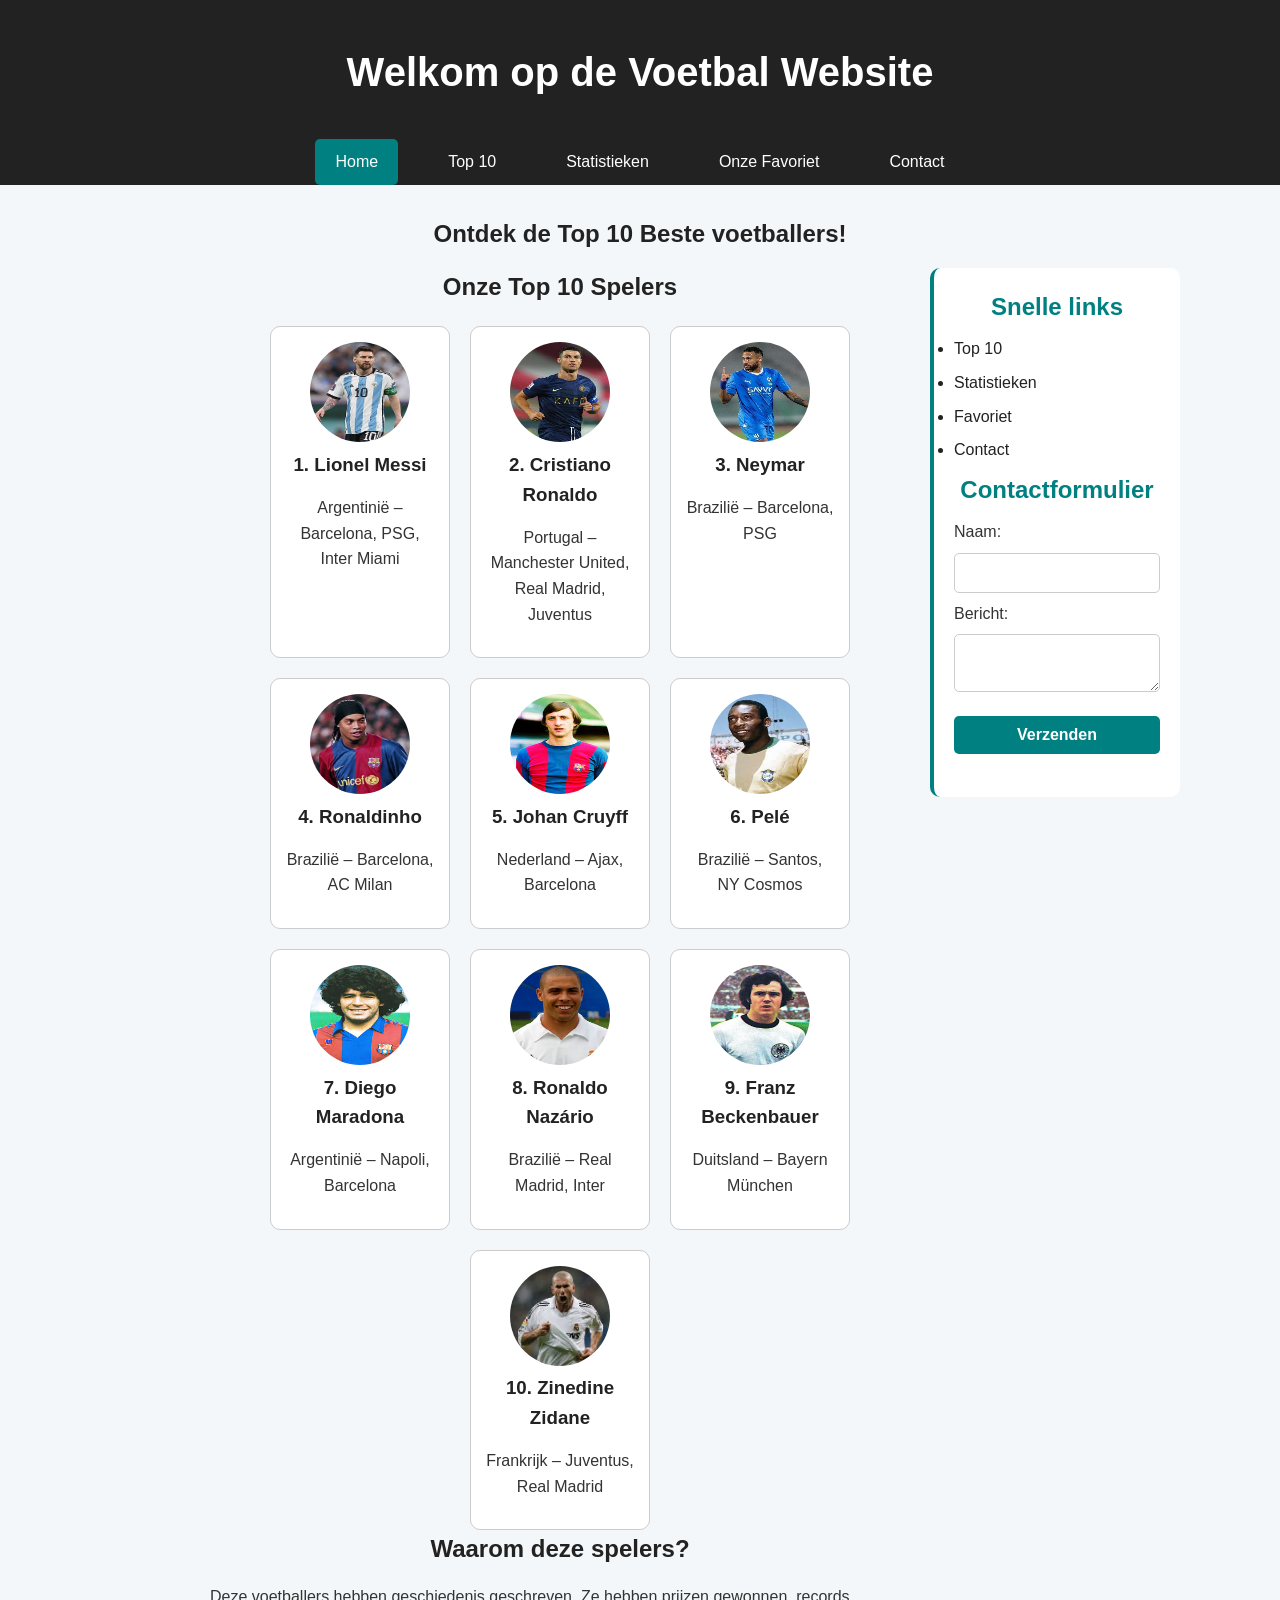
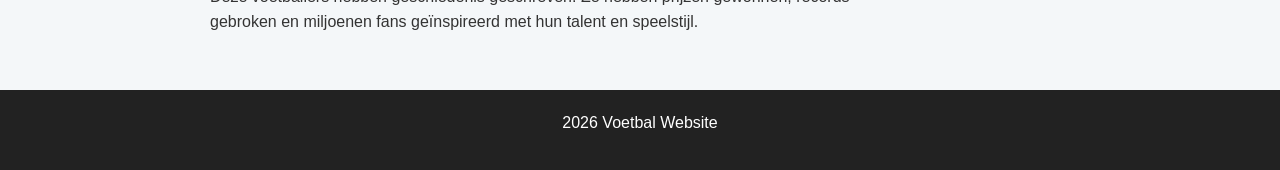
<file: index.html>
<!DOCTYPE html>

<html lang="nl">
<head>
    <meta charset="UTF-8">
    <meta name="viewport" content="width=device-width, initial-scale=1.0">
    <title>Top 10 Beste voetballers - Home</title>
<link rel="stylesheet" href="style.css">
</head>
<body>

<header>
    <h1>Welkom op de Voetbal Website</h1>
</header>

<nav>
    <ul>
        <li><a href="index.html" class="active">Home</a></li>
        <li><a href="top10.html">Top 10</a></li>
        <li><a href="statistieken.html">Statistieken</a></li>
        <li><a href="favoriet.html">Onze Favoriet</a></li>
        <li><a href="contact.html">Contact</a></li>
    </ul>
</nav>

<section class="hero">
    <h2>Ontdek de Top 10 Beste voetballers!</h2>
</section>

<div class="container">
    <main>


    <section>
        <h2>Onze Top 10 Spelers</h2>

        <div class="card-container">
            <div class="card">
                <img src="images/messi.jpg" alt="Lionel Messi">
                <h3>1. Lionel Messi</h3>
                <p>Argentinië – Barcelona, PSG, Inter Miami</p>
            </div>

            <div class="card">
                <img src="images/Ronaldo.jpg" alt="Cristiano Ronaldo">
                <h3>2. Cristiano Ronaldo</h3>
                <p>Portugal – Manchester United, Real Madrid, Juventus</p>
            </div>

            <div class="card">
                <img src="images/neymar.jpg" alt="Neymar">
                <h3>3. Neymar</h3>
                <p>Brazilië – Barcelona, PSG</p>
            </div>

            <div class="card">
                <img src="images/ronaldinho.jpg" alt="Ronaldinho">
                <h3>4. Ronaldinho</h3>
                <p>Brazilië – Barcelona, AC Milan</p>
            </div>

            <div class="card">
                <img src="images/cruyff.jpg" alt="Johan Cruyff">
                <h3>5. Johan Cruyff</h3>
                <p>Nederland – Ajax, Barcelona</p>
            </div>

            <div class="card">
                <img src="images/pele.jpg" alt="Pelé">
                <h3>6. Pelé</h3>
                <p>Brazilië – Santos, NY Cosmos</p>
            </div>

            <div class="card">
                <img src="images/maradona.jpg" alt="Maradona">
                <h3>7. Diego Maradona</h3>
                <p>Argentinië – Napoli, Barcelona</p>
            </div>

            <div class="card">
                <img src="images/ronaldo_nazario.jpg" alt="Ronaldo Nazário">
                <h3>8. Ronaldo Nazário</h3>
                <p>Brazilië – Real Madrid, Inter</p>
            </div>

            <div class="card">
                <img src="images/beckenbauer.jpg" alt="Beckenbauer">
                <h3>9. Franz Beckenbauer</h3>
                <p>Duitsland – Bayern München</p>
            </div>

            <div class="card">
                <img src="images/zidane.jpg" alt="Zidane">
                <h3>10. Zinedine Zidane</h3>
                <p>Frankrijk – Juventus, Real Madrid</p>
            </div>
        </div>
    </section>

    <section>
        <h2>Waarom deze spelers?</h2>
        <p>
            Deze voetballers hebben geschiedenis geschreven. Ze hebben prijzen gewonnen,
            records gebroken en miljoenen fans geïnspireerd met hun talent en speelstijl.
        </p>
    </section>

</main>

<aside>
    <h2>Snelle links</h2>
    <ul>
        <li><a href="top10.html">Top 10</a></li>
        <li><a href="statistieken.html">Statistieken</a></li>
        <li><a href="favoriet.html">Favoriet</a></li>
        <li><a href="contact.html">Contact</a></li>
    </ul>

    <h2>Contactformulier</h2>

    <form onsubmit="toonBericht(event)">
        <label>Naam:</label>
        <input type="text" id="naam" required>

        <label>Bericht:</label>
        <textarea id="bericht" required></textarea>

        <input type="submit" value="Verzenden">
    </form>

    <p id="melding"></p>
</aside>

</div>

<footer>
    <p> 2026 Voetbal Website</p>
</footer>

<script src="script.js"></script>

</body>
</html>
</file>
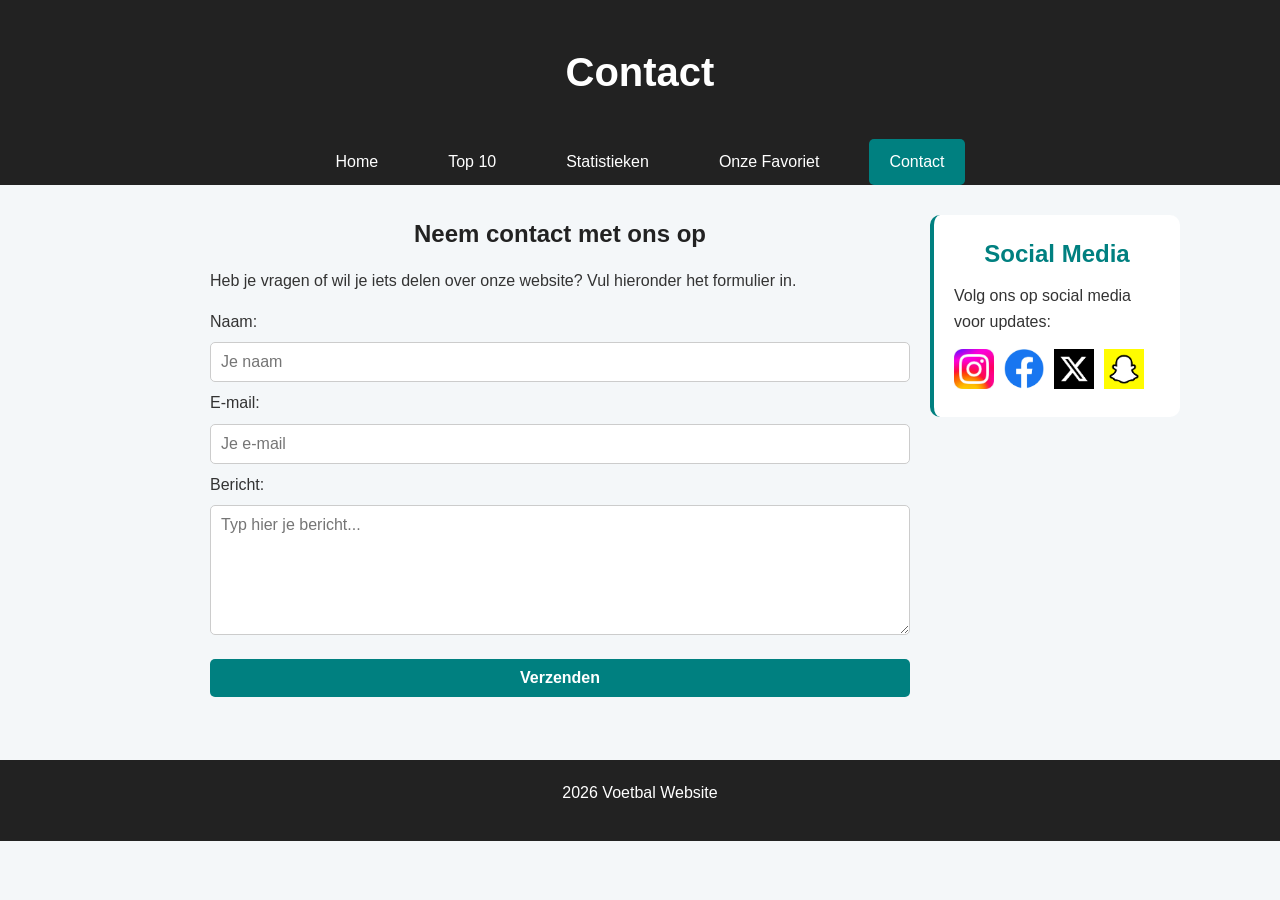
<file: contact.html>
<!DOCTYPE html>
<html lang="nl">
<head>
    <meta charset="UTF-8">
    <meta name="viewport" content="width=device-width, initial-scale=1.0">
    <title>Contact</title>

    <link rel="stylesheet" href="style.css">
</head>
<body>

<header>
    <h1>Contact</h1>
</header>

<nav>
    <ul>
        <li><a href="index.html">Home</a></li>
        <li><a href="top10.html">Top 10</a></li>
        <li><a href="statistieken.html">Statistieken</a></li>
        <li><a href="favoriet.html">Onze Favoriet</a></li>
        <li><a href="contact.html" class="active">Contact</a></li>
    </ul>
</nav>

<div class="container">
    <main>
        <h2>Neem contact met ons op</h2>
        <p>Heb je vragen of wil je iets delen over onze website? Vul hieronder het formulier in.</p>
        
        <!-- FORM -->
        <form onsubmit="verzendBericht(event)">
            <label for="naam">Naam:</label>
            <input type="text" id="naam" name="naam" placeholder="Je naam" required>

            <label for="email">E-mail:</label>
            <input type="email" id="email" name="email" placeholder="Je e-mail" required>

            <label for="bericht">Bericht:</label>
            <textarea id="bericht" name="bericht" rows="6" placeholder="Typ hier je bericht..." required></textarea>

            <input type="submit" value="Verzenden">
        </form>

        <p id="bevestiging"></p>
    </main>

    <aside>
        <h2>Social Media</h2>
        <p>Volg ons op social media voor updates:</p>
        <div class="social-links">
            <a href="https://www.instagram.com/" target="_blank">
                <img src="images/instagram.png" alt="Instagram">
            </a>
            <a href="https://www.facebook.com/" target="_blank">
                <img src="images/facebook.png" alt="Facebook">
            </a>
            <a href="https://twitter.com/" target="_blank">
                <img src="images/twitter.png" alt="Twitter">
            </a>
            <a href="https://www.snapchat.com/" target="_blank">
                <img src="images/snapchat.png" alt="Snapchat">
            </a>
        </div>
    </aside>
</div>

<footer>
    <p>2026 Voetbal Website</p>
</footer>

<!-- EXTERN SCRIPT -->
<script src="script.js"></script>

</body>
</html>
</file>
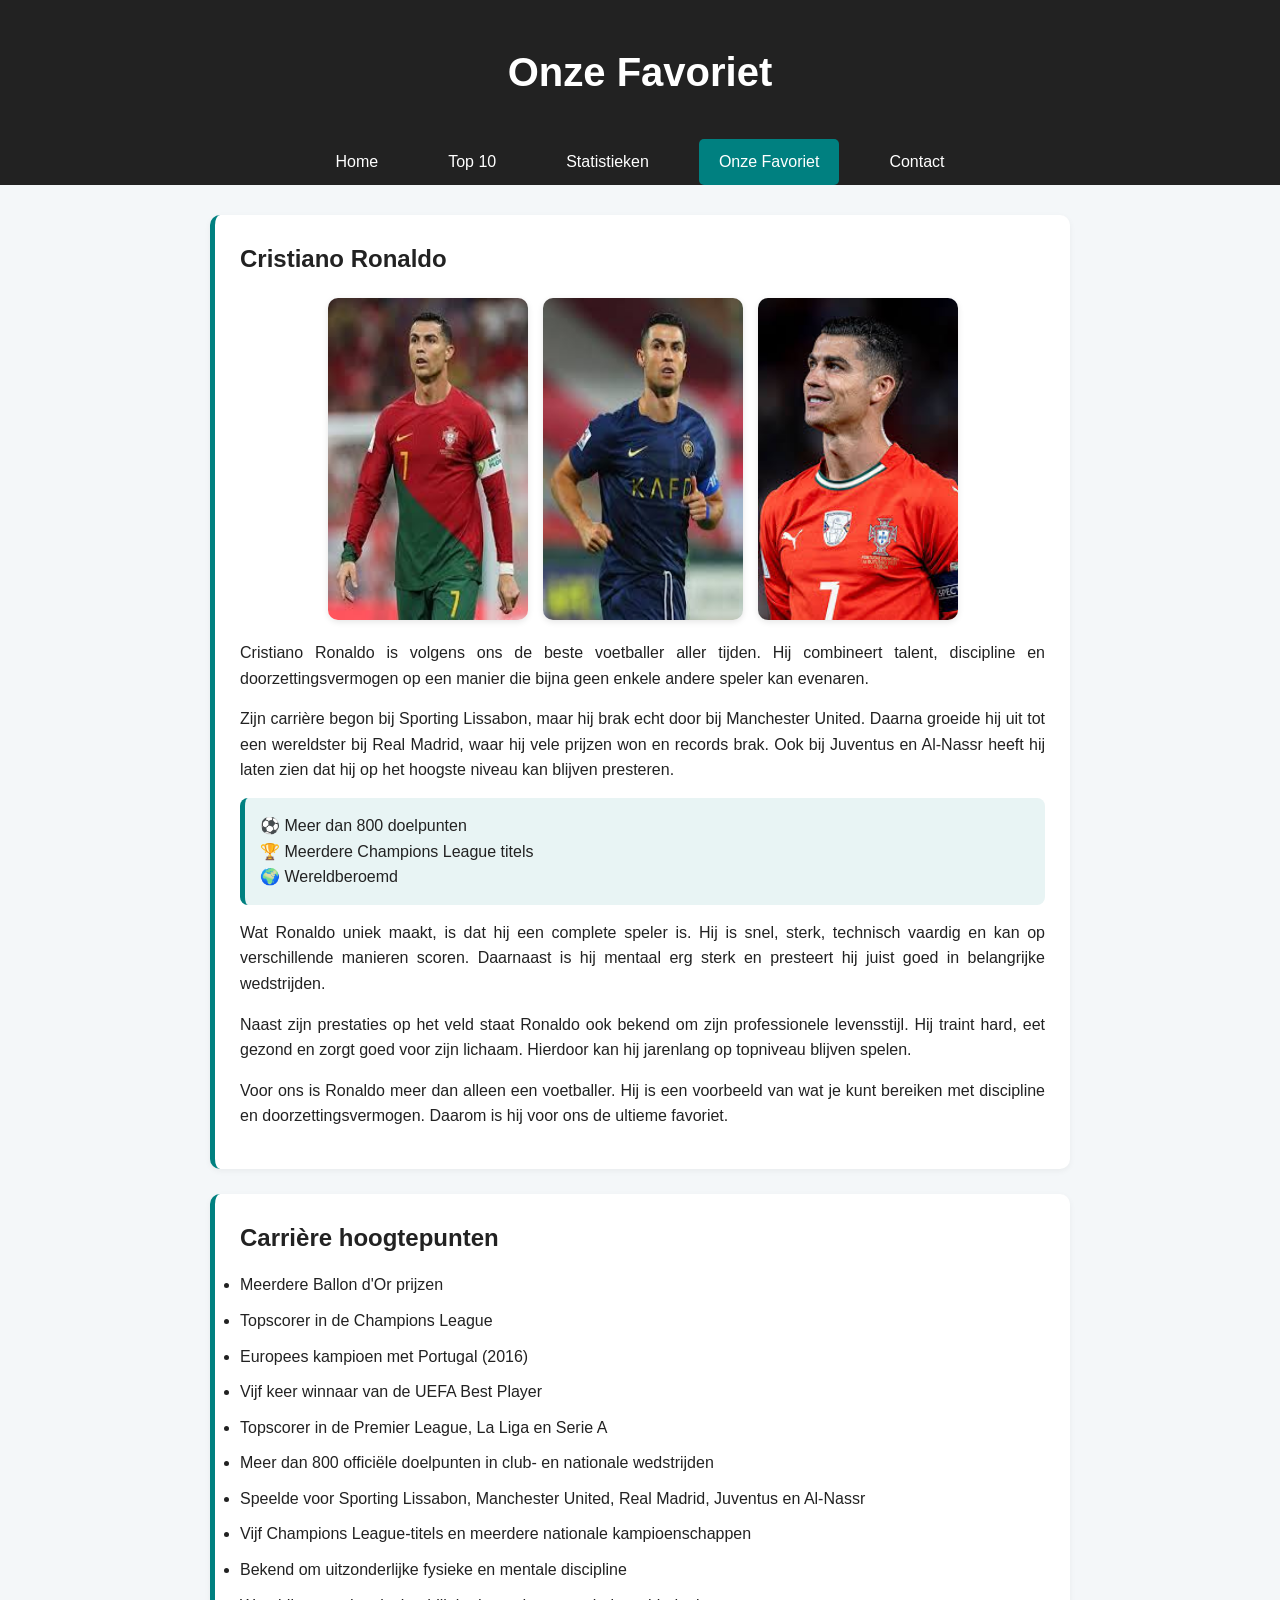
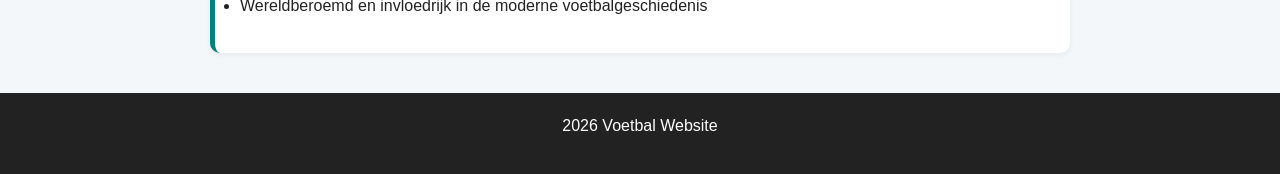
<file: favoriet.html>
<!DOCTYPE html>
<html lang="nl">
<head>
<meta charset="UTF-8">
<meta name="viewport" content="width=device-width, initial-scale=1.0">
<title>Onze Favoriet</title>

<style>
/* ALGEMEEN */
* { box-sizing: border-box; margin: 0; padding: 0; }
body {
    font-family: "Segoe UI", Tahoma, Geneva, Verdana, sans-serif;
    background-color: #f4f7f9;
    color: #333;
    line-height: 1.6;
}
h1, h2, h3 {
    font-weight: 600;
    color: #fff;
    margin-bottom: 15px;
}
p { margin-bottom: 15px; }
a { text-decoration: none; }

/* HEADER */
header {
    background-color: #222;
    color: white;
    text-align: center;
    padding: 40px 20px 20px 20px;
    
}
header h1 { font-size: 2.5rem; }

/* NAV */
nav ul {
    display: flex;
    justify-content: center;
    background-color: #222;
    list-style: none;
    margin-bottom: 30px;
}
nav ul li { margin: 0 15px; }
nav ul li a {
    color: white;
    padding: 10px 20px;
    display: block;
    border-radius: 5px;
    font-weight: 500;
}
nav ul li a.active,
nav ul li a:hover { background-color: #008080; }

/* CONTAINER */
.container {
    max-width: 900px;
    margin: auto;
    padding: 0 20px;
}

/* FAVORIET SECTION */
.favoriet-kaart {
    background-color: white;
    border-radius: 10px;
    padding: 25px;
    border-left: 5px solid #008080;
    box-shadow: 0 2px 6px rgba(0,0,0,0.05);
    margin-bottom: 25px;
    text-align: justify;
    color: #222;
}

/* GALERIJ FIX: Perfecte maat */
.galerij {
    display: flex;
    flex-wrap: wrap;
    gap: 15px;
    margin: 20px 0;
    justify-content: center;
}
.galerij img {
    width: 100%;
    max-width: 200px; /* goed gebalanceerd */
    height: auto;
    border-radius: 10px;
    box-shadow: 0 2px 6px rgba(0,0,0,0.1);
    transition: transform 0.3s;
}
.galerij img:hover {
    transform: scale(1.05);
}

/* EXTRA INFO / HIGHLIGHT */
.highlight {
    background-color: #e8f4f4;
    padding: 15px;
    border-left: 5px solid #008080;
    border-radius: 8px;
    margin: 15px 0;
}
ul li { margin-bottom: 10px; color: #222; }

/* FOOTER */
footer {
    background-color: #222;
    color: white;
    text-align: center;
    padding: 20px;
    margin-top: 40px;
}

/* RESPONSIVE */
@media (max-width: 900px) {
    .galerij img { max-width: 45%; }
}
@media (max-width: 600px) {
    .galerij img { max-width: 100%; }
    header h1 { font-size: 2rem; }
}
</style>

</head>
<body>

<header>
    <h1>Onze Favoriet</h1>
</header>

<nav>
    <ul>
        <li><a href="index.html">Home</a></li>
        <li><a href="top10.html">Top 10</a></li>
        <li><a href="statistieken.html">Statistieken</a></li>
        <li><a href="favoriet.html" class="active">Onze Favoriet</a></li>
        <li><a href="contact.html">Contact</a></li>
    </ul>
</nav>

<div class="container">

    <main>

        <section class="favoriet-kaart">
            <h2 style="color:#222;">Cristiano Ronaldo</h2>

            <div class="galerij">
                <img src="images/ronaldo1.jpg" alt="Cristiano Ronaldo">
                <img src="images/ronaldo2.jpg" alt="Cristiano Ronaldo">
                <img src="images/ronaldo3.jpg" alt="Cristiano Ronaldo">
            </div>

            <p>
                Cristiano Ronaldo is volgens ons de beste voetballer aller tijden.
                Hij combineert talent, discipline en doorzettingsvermogen op een manier
                die bijna geen enkele andere speler kan evenaren.
            </p>

            <p>
                Zijn carrière begon bij Sporting Lissabon, maar hij brak echt door bij
                Manchester United. Daarna groeide hij uit tot een wereldster bij Real Madrid,
                waar hij vele prijzen won en records brak. Ook bij Juventus en Al-Nassr
                heeft hij laten zien dat hij op het hoogste niveau kan blijven presteren.
            </p>

            <div class="highlight">
                ⚽ Meer dan 800 doelpunten<br>
                🏆 Meerdere Champions League titels<br>
                🌍 Wereldberoemd
            </div>

            <p>
                Wat Ronaldo uniek maakt, is dat hij een complete speler is. Hij is snel,
                sterk, technisch vaardig en kan op verschillende manieren scoren.
                Daarnaast is hij mentaal erg sterk en presteert hij juist goed in belangrijke wedstrijden.
            </p>

            <p>
                Naast zijn prestaties op het veld staat Ronaldo ook bekend om zijn
                professionele levensstijl. Hij traint hard, eet gezond en zorgt goed
                voor zijn lichaam. Hierdoor kan hij jarenlang op topniveau blijven spelen.
            </p>

            <p>
                Voor ons is Ronaldo meer dan alleen een voetballer. Hij is een voorbeeld
                van wat je kunt bereiken met discipline en doorzettingsvermogen.
                Daarom is hij voor ons de ultieme favoriet.
            </p>

        </section>

        <section class="favoriet-kaart">
            <h2 style="color:#222;">Carrière hoogtepunten</h2>

            <ul>
                <li>Meerdere Ballon d'Or prijzen</li>
                <li>Topscorer in de Champions League</li>
                <li>Europees kampioen met Portugal (2016)</li>
                <li>Vijf keer winnaar van de UEFA Best Player</li>
                <li>Topscorer in de Premier League, La Liga en Serie A</li>
                <li>Meer dan 800 officiële doelpunten in club- en nationale wedstrijden</li>
                <li>Speelde voor Sporting Lissabon, Manchester United, Real Madrid, Juventus en Al-Nassr</li>
                <li>Vijf Champions League-titels en meerdere nationale kampioenschappen</li>
                <li>Bekend om uitzonderlijke fysieke en mentale discipline</li>
                <li>Wereldberoemd en invloedrijk in de moderne voetbalgeschiedenis</li>
            </ul>
        </section>

    </main>

</div>

<footer>
    <p>2026 Voetbal Website</p>
</footer>

</body>
</html>
</file>
<file: style.css>
/* ALGEMEEN */
* {
    box-sizing: border-box;
}

html {
    scroll-behavior: smooth;
}

body {
    font-family: 'Segoe UI', Tahoma, Geneva, Verdana, sans-serif;
    margin: 0;
    background-color: #ffffff;
    color: #222;
    line-height: 1.6;
}

input, textarea, button {
    font-family: inherit;
    font-size: 1rem;
}

h1, h2, h3 {
    font-weight: 600;
    text-align: center;
    margin-bottom: 15px;
}

p {
    margin-bottom: 15px;
}

a {
    text-decoration: none;
    color: inherit;
}

/* HEADER */
header {
    background-color: #222;
    color: white;
    padding: 25px;
}

/* NAV */
nav ul {
    display: flex;
    justify-content: center;
    background-color: #444;
    list-style: none;
    margin: 0;
    padding: 0;
}

nav ul li {
    margin: 0 5px;
}

nav a {
    padding: 15px 25px;
    color: white;
    display: block;
    font-weight: bold;
    border-radius: 5px;
    transition: 0.3s;
}

nav a:hover,
nav a.active {
    background-color: #008080;
}

/* LAYOUT */
.container {
    display: flex;
    gap: 20px;
    max-width: 1100px;
    margin: 40px auto;
    padding: 0 20px;
}

main {
    flex: 3;
}

aside {
    flex: 1;
    background-color: #f0f0f0;
    padding: 20px;
    border-radius: 10px;
}

/* CARDS */
.card-container {
    display: flex;
    flex-wrap: wrap;
    gap: 20px;
    justify-content: center;
    margin-top: 20px;
}

.card {
    background-color: white;
    padding: 15px;
    border-radius: 10px;
    border: 1px solid #ccc;
    text-align: center;
    width: 180px;
    transition: 0.3s;
}

.card:hover {
    transform: translateY(-5px);
}

.card img {
    width: 100px;
    height: 100px;
    border-radius: 50%;
}

/* ⭐ NIEUW: SPELER BLOKKEN (TOP10 PAGINA) */
.speler {
    background-color: #f2f2f2;
    border-radius: 12px;
    padding: 20px;
    margin-bottom: 25px;
    border-left: 6px solid #008080;
    box-shadow: 0 3px 8px rgba(0,0,0,0.1);
    text-align: left;
}

.speler-foto {
    width: 100%;
    max-width: 200px;
    display: block;
    margin: 10px auto 15px auto;
    border-radius: 10px;
}

/* STATS */
.stats {
    display: flex;
    flex-wrap: wrap;
    gap: 15px;
    margin-top: 15px;
}

.stat {
    flex: 1;
    min-width: 150px;
    background: #f9f9f9;
    padding: 15px;
    border-radius: 8px;
    text-align: center;
}

/* FORM */
form input,
form textarea {
    width: 100%;
    padding: 10px;
    margin: 8px 0;
    border-radius: 5px;
    border: 1px solid #ccc;
}

form input[type="submit"] {
    background-color: #008080;
    color: white;
    font-weight: bold;
    cursor: pointer;
    border: none;
}

form input[type="submit"]:hover {
    background-color: #005f5f;
}

/* BUTTONS */
button {
    padding: 10px 15px;
    border-radius: 5px;
    border: none;
    background-color: #008080;
    color: white;
    cursor: pointer;
}

button:hover {
    background-color: #005f5f;
}

/* SOCIALS */
.social-links {
    display: flex;
    gap: 10px;
}

.social-links img {
    width: 40px;
}

/* GALERIJ */
.galerij {
    display: flex;
    flex-wrap: wrap;
    gap: 20px;
    margin: 20px 0;
    justify-content: center;
}

.galerij img {
    width: 100%;
    max-width: 300px;
    border-radius: 10px;
    box-shadow: 0 2px 6px rgba(0,0,0,0.1);
    transition: transform 0.3s;
}

.galerij img:hover {
    transform: scale(1.05);
}

/* FAVORIET */
.favoriet-kaart {
    background-color: white;
    border-radius: 10px;
    padding: 25px;
    border-left: 5px solid #008080;
    box-shadow: 0 2px 6px rgba(0,0,0,0.05);
    margin-bottom: 25px;
    text-align: justify;
}

/* EXTRA INFO */
.highlight {
    background-color: #e8f4f4;
    padding: 15px;
    border-left: 5px solid #008080;
    border-radius: 8px;
    margin: 15px 0;
}

ul li {
    margin-bottom: 10px;
}

/* FOOTER */
footer {
    background-color: #222;
    color: white;
    text-align: center;
    padding: 20px;
}

/* RESPONSIVE */
@media (max-width: 900px) {
    .container {
        flex-direction: column;
    }
}

@media (max-width: 600px) {
    .galerij img {
        max-width: 100%;
    }

    header h1 {
        font-size: 2rem;
    }
}
* { box-sizing: border-box; }
body {
    font-family: Arial, sans-serif;
    background-color: #f8f8f8;
    color: #333;
    margin: 0;
    padding: 0;
}
header, footer {
    background-color: #222;
    color: white;
    text-align: center;
    padding: 20px;
}
nav ul {
    display: flex;
    justify-content: center;
    background-color: #333;
    margin: 0;
    padding: 0;
    list-style: none;
}
nav ul li { margin: 0 15px; }
nav ul li a {
    color: white;
    text-decoration: none;
    font-weight: bold;
    padding: 10px 15px;
    display: block;
    border-radius: 5px;
}
nav ul li a.active { background-color: #008080; }

.container {
    display: flex;
    max-width: 1200px;
    margin: 30px auto;
    gap: 20px;
    padding: 0 10px;
    flex-wrap: nowrap;
}
main {
    flex: 3;
    min-width: 700px;
}
aside {
    flex: 1;
    min-width: 250px;
    background-color: white;
    padding: 20px;
    border-radius: 10px;
    height: fit-content;
    border-left: 4px solid #008080;
}
aside h2 { color: #008080; margin-bottom: 10px; }
aside ul li { margin-bottom: 8px; }

.statistieken-kaart {
    background-color: white;
    padding: 20px;
    border-radius: 12px;
    border: 1px solid #ccc;
}
table {
    width: 100%;
    border-collapse: collapse;
    margin-top: 20px;
    font-size: 0.95rem;
}
th, td {
    border: 1px solid #ccc;
    padding: 10px;
    text-align: center;
    vertical-align: middle;
}
th { background-color: #555; color: white; }
tr:nth-child(even) { background-color: #f2f2f2; }
tr:hover { background-color: #e0f7f7; }

.player-photo { width: 50px; height: 50px; object-fit: cover; border-radius: 50%; }
.club-logo { width: 30px; height: 30px; object-fit: contain; margin: 0 2px; vertical-align: middle; }

.highlight {
    background-color: #e8f4f4;
    padding: 15px;
    margin-top: 20px;
    border-radius: 10px;
    border-left: 4px solid #008080;
}

@media (max-width: 900px) {
    .container { flex-direction: column; }
    table, th, td { font-size: 14px; }
}
/* ALGEMEEN */
* {
    box-sizing: border-box;
    margin: 0;
    padding: 0;
}

body {
    font-family: "Segoe UI", Tahoma, Geneva, Verdana, sans-serif;
    background-color: #f4f7f9;
    color: #333;
    line-height: 1.6;
}

/* HEADERS */
h1, h2, h3 {
    font-weight: 600;
    color: #fff;
    margin-bottom: 15px;
}

p {
    margin-bottom: 15px;
}

a {
    text-decoration: none;
}

/* HEADER */
header {
    background-color: #222;
    color: white;
    text-align: center;
    padding: 40px 20px 20px 20px;
}

header h1 {
    font-size: 2.5rem;
}

/* NAVIGATIE */
nav ul {
    display: flex;
    justify-content: center;
    background-color: #222;
    list-style: none;
    margin-bottom: 30px;
}

nav ul li {
    margin: 0 15px;
}

nav ul li a {
    color: white;
    padding: 10px 20px;
    display: block;
    border-radius: 5px;
    font-weight: 500;
}

nav ul li a.active,
nav ul li a:hover {
    background-color: #008080;
}

/* CONTAINER */
.container {
    max-width: 900px;
    margin: auto;
    padding: 0 20px;
}

/* FAVORIET KAART / SECTIE */
.favoriet-kaart {
    background-color: white;
    border-radius: 10px;
    padding: 25px;
    border-left: 5px solid #008080;
    box-shadow: 0 2px 6px rgba(0,0,0,0.05);
    margin-bottom: 25px;
    text-align: justify;
    color: #222;
}

/* GALERIJ */
.galerij {
    display: flex;
    flex-wrap: wrap;
    gap: 15px;
    margin: 20px 0;
    justify-content: center;
}

.galerij img {
    width: 100%;
    max-width: 200px;
    height: auto;
    border-radius: 10px;
    box-shadow: 0 2px 6px rgba(0,0,0,0.1);
    transition: transform 0.3s;
}

.galerij img:hover {
    transform: scale(1.05);
}

/* HIGHLIGHT / EXTRA INFO */
.highlight {
    background-color: #e8f4f4;
    padding: 15px;
    border-left: 5px solid #008080;
    border-radius: 8px;
    margin: 15px 0;
}

ul li {
    margin-bottom: 10px;
    color: #222;
}

/* FOOTER */
footer {
    background-color: #222;
    color: white;
    text-align: center;
    padding: 20px;
    margin-top: 40px;
}

/* RESPONSIVE */
@media (max-width: 900px) {
    .galerij img { max-width: 45%; }
}

@media (max-width: 600px) {
    .galerij img { max-width: 100%; }
    header h1 { font-size: 2rem; }
}
/* Alleen grote tekst leesbaar maken op lichte achtergrond */
h1, h2, h3 {
    /* Wordt donker in content, kaarten, highlights */
    color: #222; 
}

/* Header h1 blijft wit */
header h1 {
    color: white;
}
</file>
